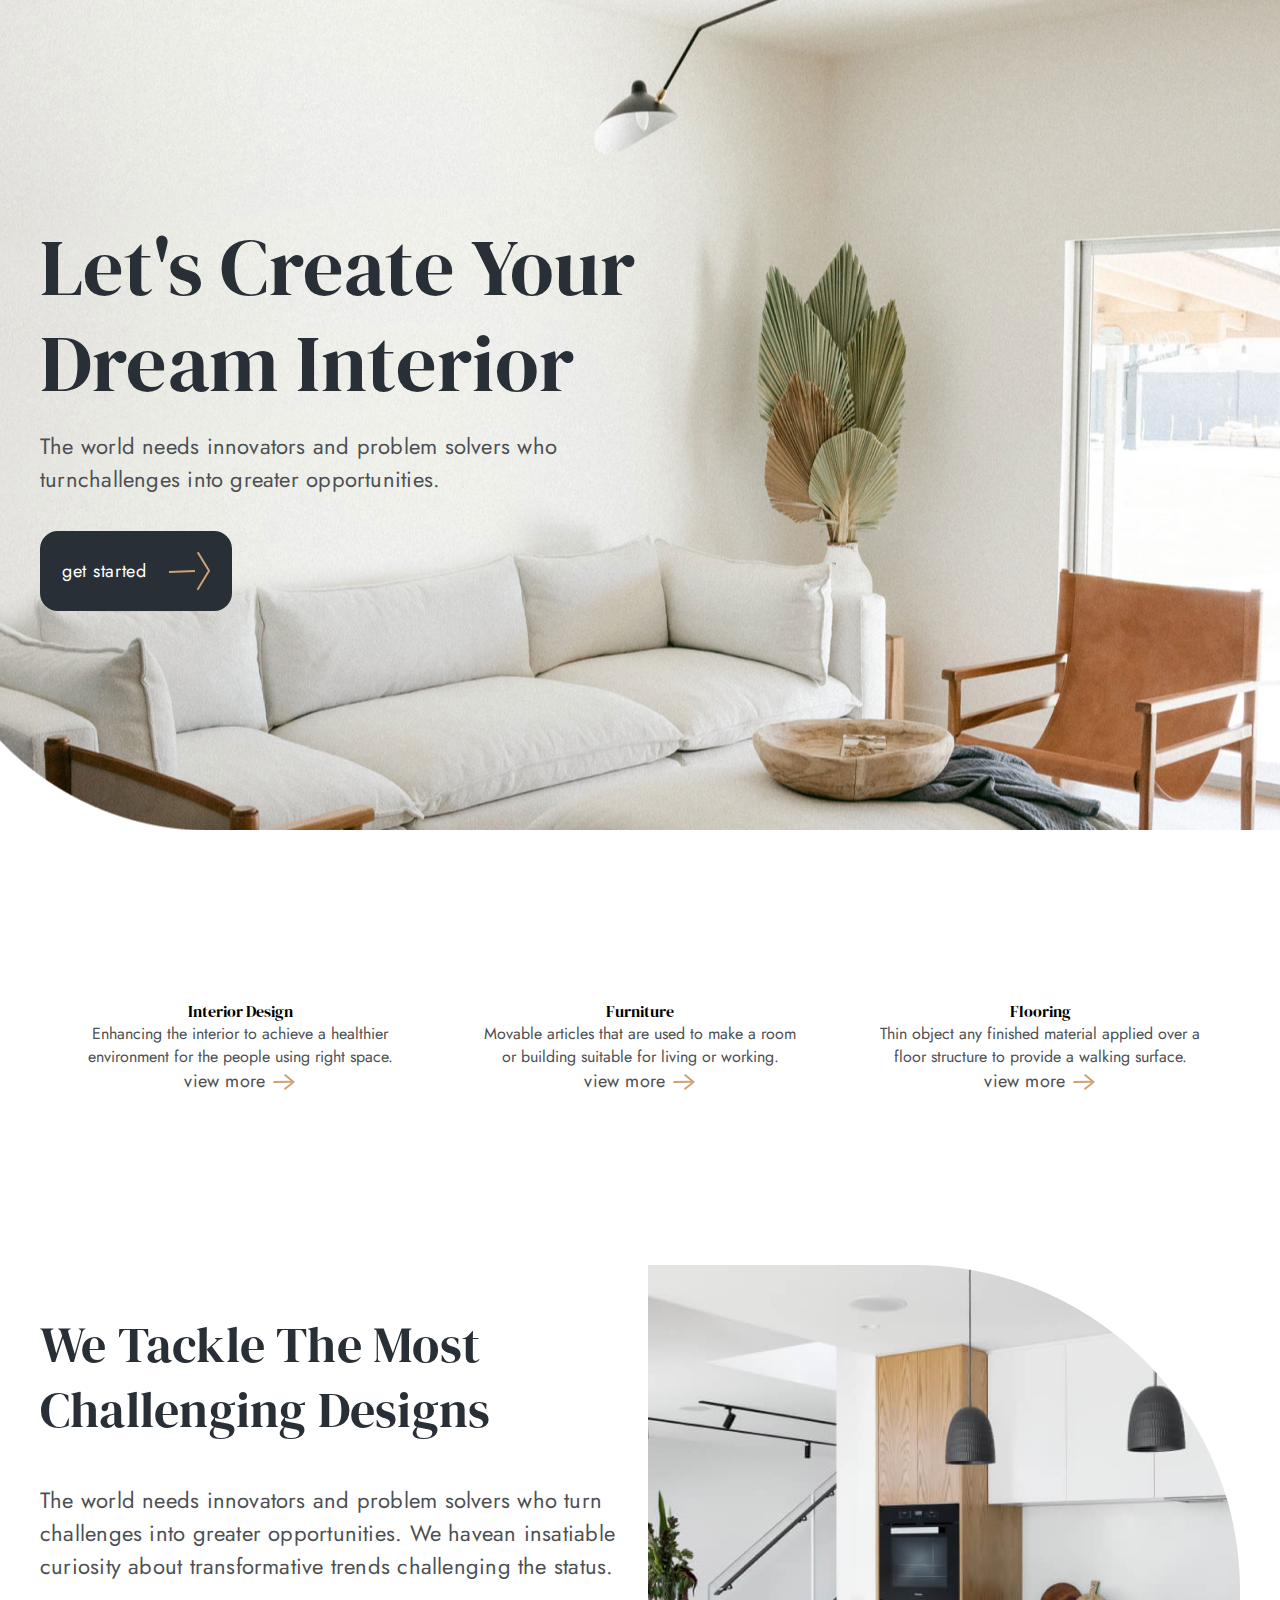
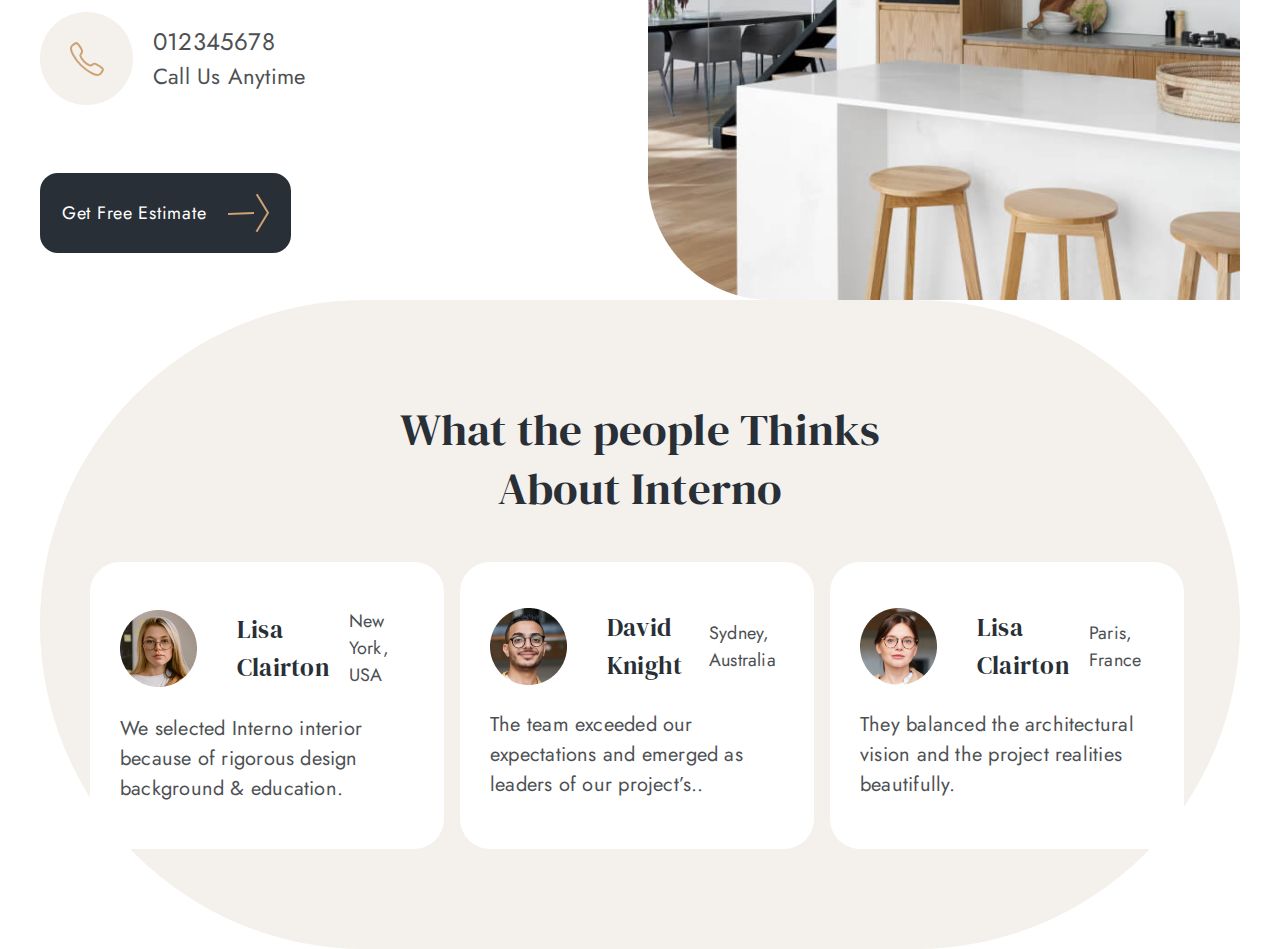
<file: index.html>
<!DOCTYPE html>
<html lang="en">
<head>
    <meta charset="UTF-8">
    <meta name="viewport" content="width=device-width, initial-scale=1.0">
    <title>interno</title>
    <link rel="stylesheet" href="css/style.css">
</head>
<body>
    <header class="header">
    </header>

    <main class="main">
        <section class="baner">
            <div class="container baner__container">
                <div class="baner__contant">
                    <h2>Let's Create Your Dream Interior</h2>
                    <p>The world needs innovators and problem solvers who turnchallenges into greater opportunities.</p>
                    <button class="btn">
                        get started
                        <span>
                            <img src="./assets/svg/botton-ger.svg" alt="button icon" loading="lazy" />
                            <img src="./assets/svg/botton-ver.svg" alt="button icon" loading="lazy" />
                        </span>
                    </button>
                </div>
            </div>
        </section>
        <section class="infocomp">
            <div class="container">
                <ul class="info">
                    <li class="info__content">
                        <h2>Interior Design</h2>
                        <p>Enhancing the interior to achieve a healthier environment for the people using right space.</p>
                        <a href="#" class="link">
                            view more
                            <img src="./assets/svg/link.svg" alt="link icon" loading="lazy">
                        </a>
                    </li>
                    <li class="info__content">
                        <h2>Furniture</h2>
                        <p>Movable articles that are used to make a room or building suitable for living or working.</p>
                        <a href="#" class="link">
                            view more
                            <img src="./assets/svg/link.svg" alt="link icon" loading="lazy">
                        </a>
                    </li>
                    <li class="info__content">
                        <h2>Flooring</h2>
                        <p>Thin object any finished material applied over a floor structure to provide a walking surface.</p>
                        <a href="#" class="link">
                            view more
                            <img src="./assets/svg/link.svg" alt="link icon" loading="lazy">
                        </a>
                    </li>
                </ul>
            </div>
        </section>
        <section class="callcomp">
            <div class="container callcomp__container">
                <div class="callcomp__content">
                    <h2>We Tackle The Most Challenging Designs</h2>
                    <p>The world needs innovators and problem solvers who turn challenges into greater opportunities. We havean insatiable curiosity about transformative trends challenging the status.</p>
                    <div class="call call__bottom">
                        <div class="call__image">
                        <img src="assets/svg/call.svg" alt="call icon" loading="lazy">
                        </div>
                        <div class="call__content">
                            <span class="call__number">012345678</span>
                            <span class="call__text">Call Us Anytime</span>
                        </div>
                    </div>
                    <button class="btn">
                        Get Free Estimate
                        <span>
                            <img src="./assets/svg/botton-ger.svg" alt="button icon" loading="lazy" />
                            <img src="./assets/svg/botton-ver.svg" alt="button icon" loading="lazy" />
                        </span>
                    </button>
                </div>
                <div class="callcomp__image">
                    <img src="./assets/image/call.png" alt="call image" loading="lazy">
                </div>
            </div>
        </section>
        <section class="people">
               <div class="container people__container">
                <div class="people__top">
                    <h2>What the people Thinks</h2>
                    <h2>About Interno</h2>
                </div>
                <ul class="about">
                    <li class="about__content">
                        <div class="about__top">
                            <img src="./assets/image/женщина1.png" alt="about image" loading="lazy">
                            <div class="about__title"></div>
                            <h2 class="about__name">Lisa Clairton</h2>
                            <span class="about__location">New York, USA</span>
                        </div>
                        <p class="about__text">We selected Interno interior because of rigorous design background & education.</p>
                    </li>
            
                    <li class="about__content">
                        <div class="about__top">
                            <img src="./assets/image/мужык.png" alt="about image" loading="lazy">
                            <div class="about__title"></div>
                            <h2 class="about__name">David Knight</h2>
                            <span class="about__location">Sydney, Australia</span>
                        </div>
                        <p class="about__text">The team exceeded our expectations and emerged as leaders of our project’s..</p>
                    </li>
            
                    <li class="about__content">
                        <div class="about__top">
                            <img src="./assets/image/женщина2.png" alt="about image" loading="lazy">
                            <div class="about__title"></div>
                            <h2 class="about__name">Lisa Clairton</h2>
                            <span class="about__location">Paris, France</span>
                        </div>
                        <p class="about__text">They balanced the architectural vision and the project realities beautifully.</p>
                    </li>
                </ul>
            </div>
        </section>
    </main>
</body>
</html>
</file>
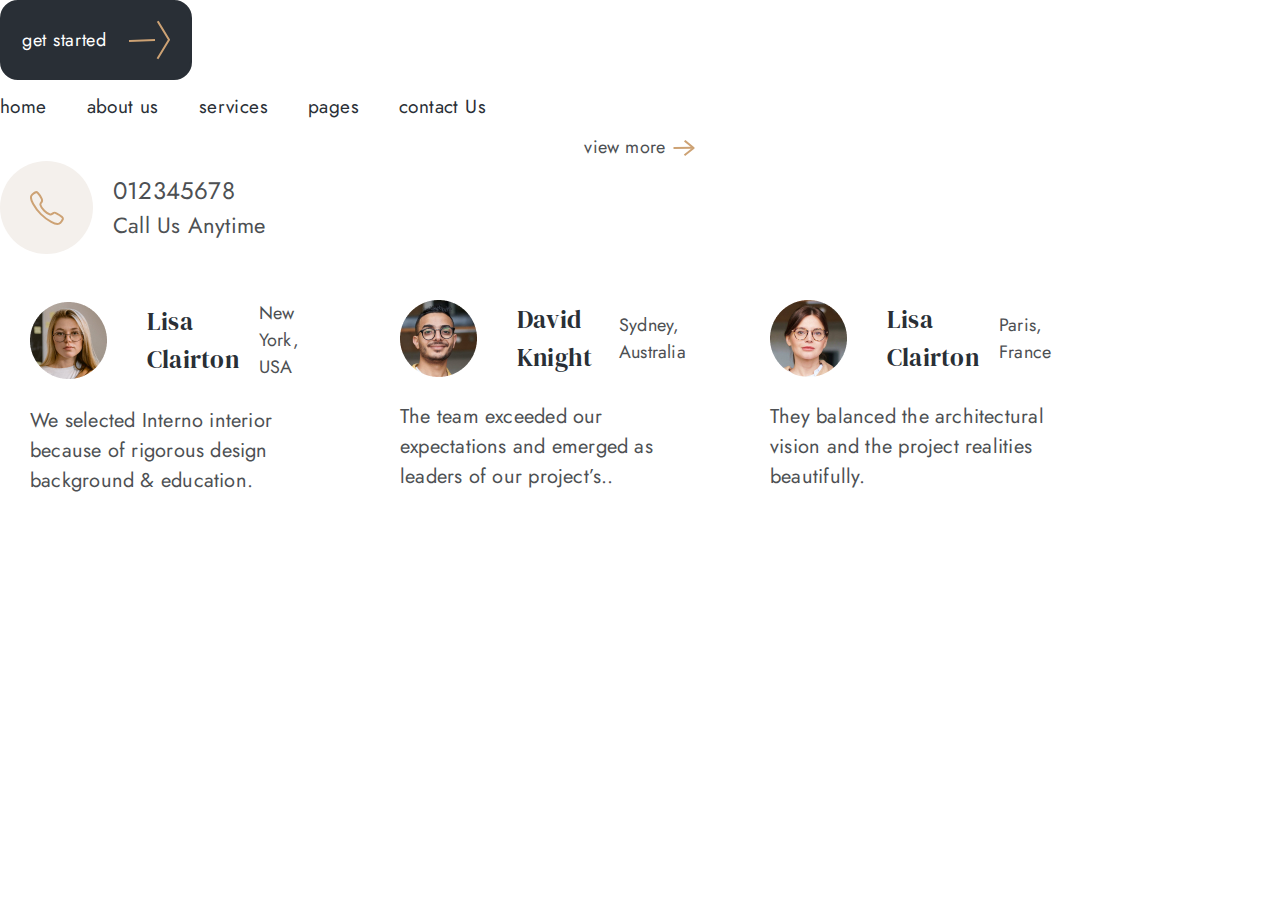
<file: components.html>
<!DOCTYPE html>
<html lang="en">

<head>
    <meta charset="UTF-8">
    <meta name="viewport" content="width=device-width, initial-scale=1.0">
    <title>Document</title>
    <link rel="stylesheet" href="css/style.css">
</head>

<body>
    <button class="btn">
        get started
        <span>
            <img src="./assets/svg/botton-ger.svg" alt="button icon" loading="lazy" />
            <img src="./assets/svg/botton-ver.svg" alt="button icon" loading="lazy" />
        </span>
    </button>
    <nav class="menu">
        <ul class="menu__list">
            <li class="menu__item">
                <a href="#">home</a>
            </li>
            <li class="menu__item">
                <a href="#">about us</a>
            </li>
            <li class="menu__item">
                <a href="#">services</a>
            </li>
            <li class="menu__item">
                <a href="#">pages</a>
            </li>
            <li class="menu__item">
                <a href="#">contact Us</a>
            </li>
        </ul>
    </nav>
    
    <a href="#" class="link">
        view more
        <img src="./assets/svg/link.svg" alt="link icon" loading="lazy">
    </a>

    <div class="call">
        <div class="call__image">
        <img src="assets/svg/call.svg" alt="call icon" loading="lazy">
        </div>
        <div class="call__content">
            <span class="call__number">012345678</span>
            <span class="call__text">Call Us Anytime</span>
        </div>
    </div>
    <ul class="about">
        <li class="about__content">
            <div class="about__top">
                <img src="./assets/image/женщина1.png" alt="about image" loading="lazy">
                <div class="about__title"></div>
                <h2 class="about__name">Lisa Clairton</h2>
                <span class="about__location">New York, USA</span>
            </div>
            <p class="about__text">We selected Interno interior because of rigorous design background & education.</p>
        </li>

        <li class="about__content">
            <div class="about__top">
                <img src="./assets/image/мужык.png" alt="about image" loading="lazy">
                <div class="about__title"></div>
                <h2 class="about__name">David Knight</h2>
                <span class="about__location">Sydney, Australia</span>
            </div>
            <p class="about__text">The team exceeded our expectations and emerged as leaders of our project’s..</p>
        </li>

        <li class="about__content">
            <div class="about__top">
                <img src="./assets/image/женщина2.png" alt="about image" loading="lazy">
                <div class="about__title"></div>
                <h2 class="about__name">Lisa Clairton</h2>
                <span class="about__location">Paris, France</span>
            </div>
            <p class="about__text">They balanced the architectural vision and the project realities beautifully.</p>
        </li>
    </ul>
</body> 

</html>
</file>
<file: css/style.css>
@import url("./_veribles.css");
@import url("./base/_all.css");
@import url("./components/_all.css");
</file>
